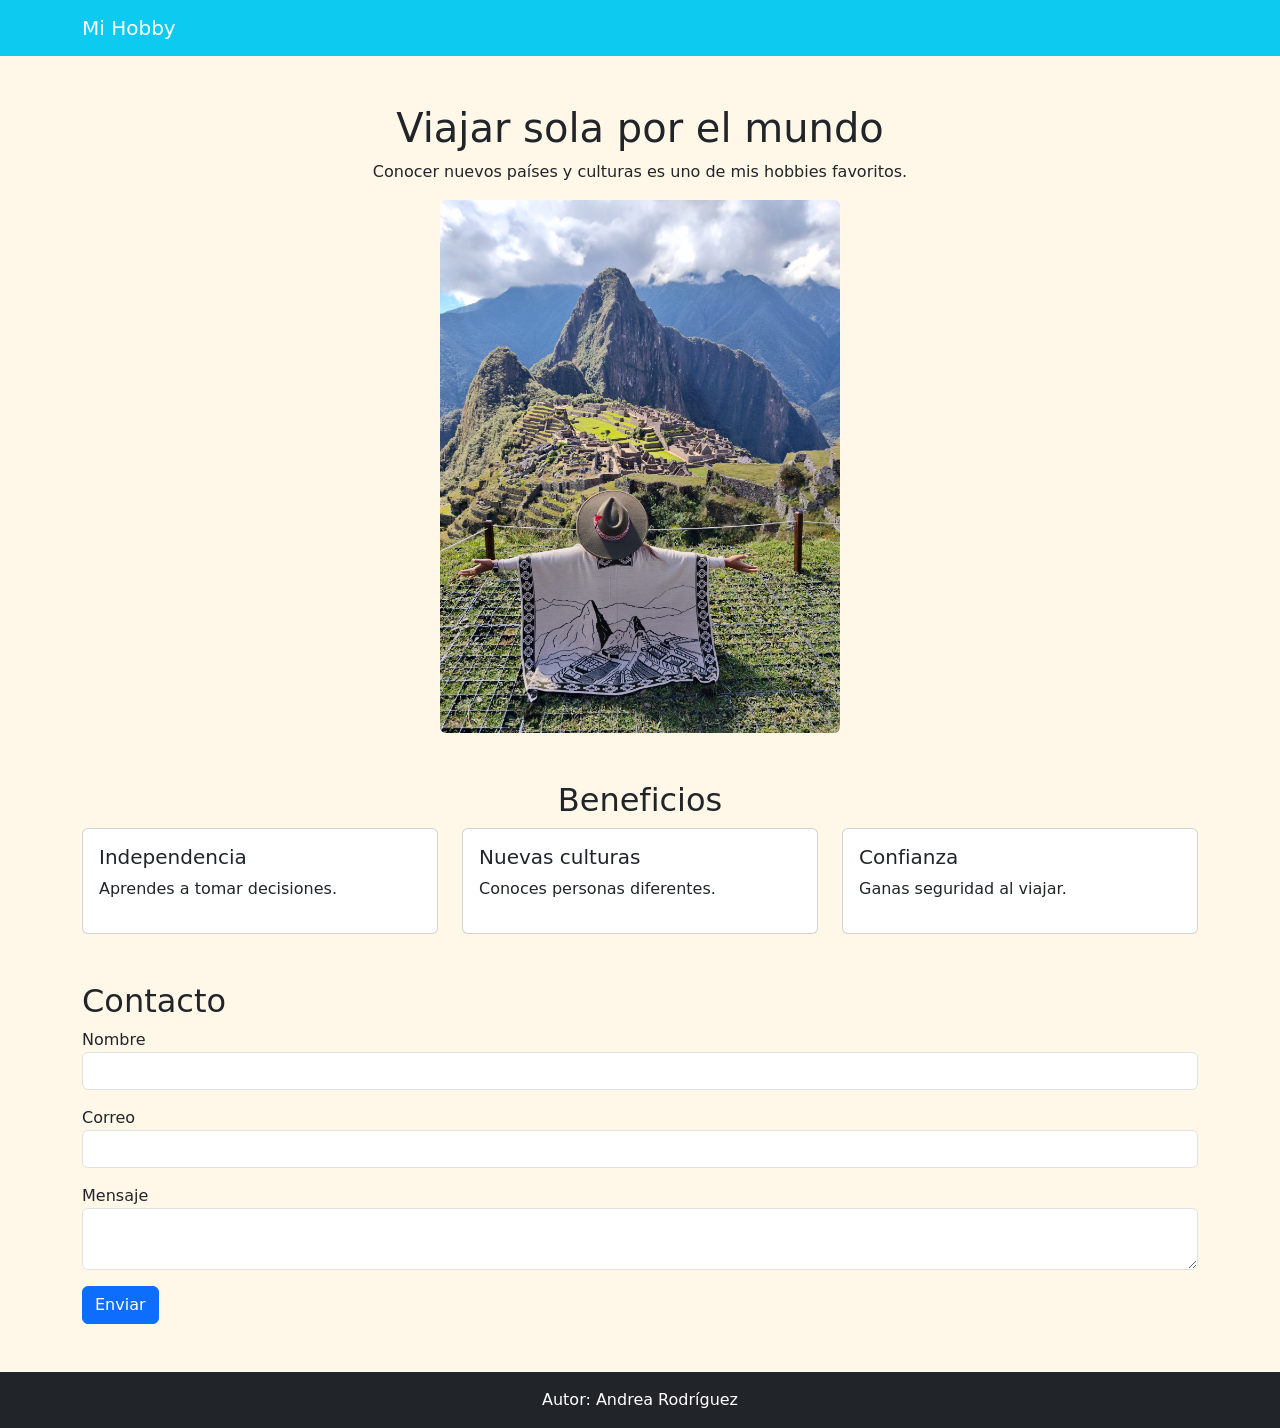
<file: Actividad 2/index.html>
<!DOCTYPE html>
<html lang="es">

<head>
    <meta charset="UTF-8">
    <meta name="viewport" content="width=device-width, initial-scale=1">

       <link href="https://cdn.jsdelivr.net/npm/bootstrap@5.3.7/dist/css/bootstrap.min.css" rel="stylesheet">
    <style>

body{
    background-color:#FFF8E8;
}

</style>
</head>

<body>
<nav class="navbar navbar-dark bg-info">

<div class="container">

<a class="navbar-brand" href="#">Mi Hobby</a>

</div>

</nav>
<div class="container text-center mt-5">

<h1>Viajar sola por el mundo</h1>

<p>
Conocer nuevos países y culturas es uno de mis hobbies favoritos.
</p>

<img src="Peru.jpg" class="img-fluid rounded" width="400">

</div>
<div class="container mt-5">

<h2 class="text-center">Beneficios</h2>

<div class="row">

<div class="col-md-4">

<div class="card">

<div class="card-body">

<h5>Independencia</h5>

<p>Aprendes a tomar decisiones.</p>

</div>

</div>

</div>

<div class="col-md-4">

<div class="card">

<div class="card-body">

<h5>Nuevas culturas</h5>

<p>Conoces personas diferentes.</p>

</div>

</div>

</div>

<div class="col-md-4">

<div class="card">

<div class="card-body">

<h5>Confianza</h5>

<p>Ganas seguridad al viajar.</p>

</div>

</div>

</div>

</div>

</div>
<div class="container mt-5">

<h2>Contacto</h2>

<form>

<div class="mb-3">

<label>Nombre</label>

<input type="text" class="form-control">

</div>

<div class="mb-3">

<label>Correo</label>

<input type="email" class="form-control">

</div>

<div class="mb-3">

<label>Mensaje</label>

<textarea class="form-control"></textarea>

</div>

<button class="btn btn-primary">

Enviar

</button>

</form>

</div>
<footer class="bg-dark text-white text-center p-3 mt-5">

Autor: Andrea Rodríguez

</footer>
</body>

</html>
</file>
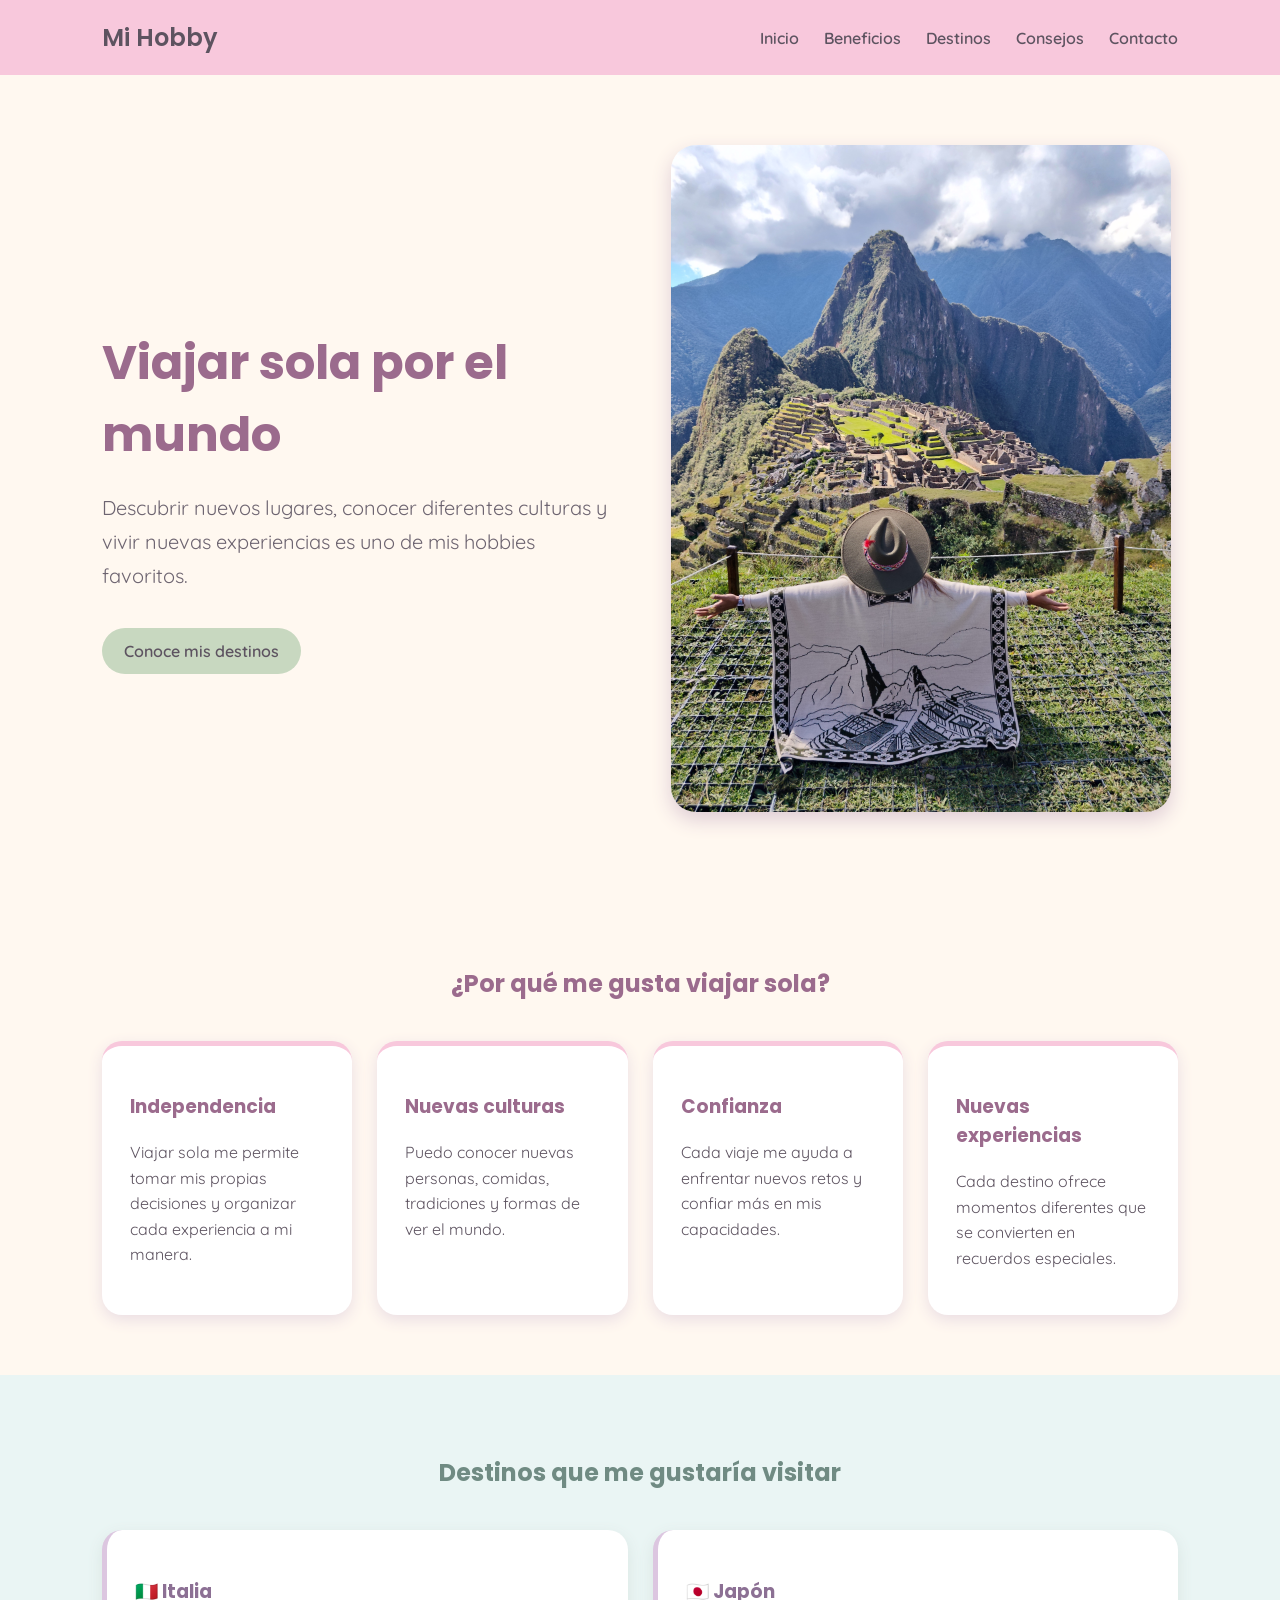
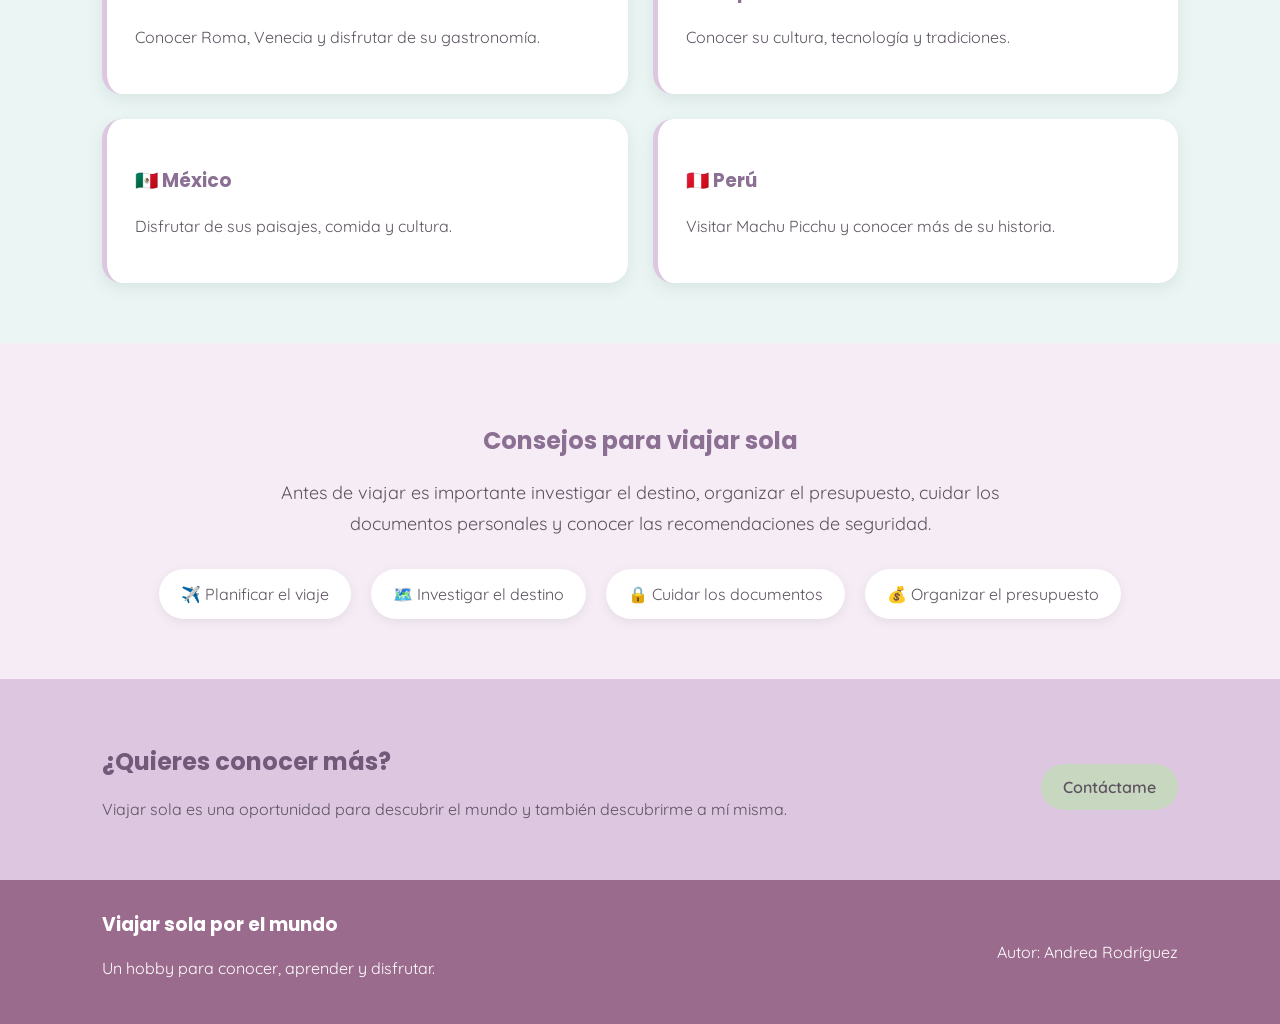
<file: Actividad 3/Index.html>
<!DOCTYPE html>
<html lang="es">

<head>
    <meta charset="UTF-8">
    <meta name="viewport" content="width=device-width, initial-scale=1.0">

    <title>Viajar sola por el mundo</title>

   <link rel="stylesheet" href="estilos.css">
</head>
<link rel="preconnect" href="https://fonts.googleapis.com">
<link rel="preconnect" href="https://fonts.gstatic.com" crossorigin>

<link href="https://fonts.googleapis.com/css2?family=Poppins:wght@400;500;600;700&family=Quicksand:wght@400;500;600&display=swap" rel="stylesheet">
<body>

    <!-- MENÚ -->
    <header class="header">

        <div class="logo">
            Mi Hobby
        </div>

        <nav class="menu">
            <a href="#inicio">Inicio</a>
            <a href="#beneficios">Beneficios</a>
            <a href="#destinos">Destinos</a>
            <a href="#consejos">Consejos</a>
            <a href="#contacto">Contacto</a>
        </nav>

    </header>


    <!-- HERO -->
    <section id="inicio" class="hero">

        <div class="hero-texto">

            <h1>Viajar sola por el mundo</h1>

            <p>
                Descubrir nuevos lugares, conocer diferentes culturas
                y vivir nuevas experiencias es uno de mis hobbies favoritos.
            </p>

            <a href="#destinos" class="boton">
                Conoce mis destinos
            </a>

        </div>

        <div class="hero-imagen">

            <img src="Peru.jpg" alt="Viaje a Perú">

        </div>

    </section>


    <!-- BENEFICIOS -->
    <section id="beneficios" class="seccion">

        <h2>¿Por qué me gusta viajar sola?</h2>

        <div class="tarjetas">

            <div class="tarjeta">
                <h3>Independencia</h3>

                <p>
                    Viajar sola me permite tomar mis propias decisiones
                    y organizar cada experiencia a mi manera.
                </p>
            </div>


            <div class="tarjeta">
                <h3>Nuevas culturas</h3>

                <p>
                    Puedo conocer nuevas personas, comidas,
                    tradiciones y formas de ver el mundo.
                </p>
            </div>


            <div class="tarjeta">
                <h3>Confianza</h3>

                <p>
                    Cada viaje me ayuda a enfrentar nuevos retos
                    y confiar más en mis capacidades.
                </p>
            </div>


            <div class="tarjeta">
                <h3>Nuevas experiencias</h3>

                <p>
                    Cada destino ofrece momentos diferentes
                    que se convierten en recuerdos especiales.
                </p>
            </div>

        </div>

    </section>


    <!-- DESTINOS -->
    <section id="destinos" class="seccion destinos">

        <h2>Destinos que me gustaría visitar</h2>

        <div class="destinos-grid">

            <div class="destino">
                <h3>🇮🇹 Italia</h3>
                <p>
                    Conocer Roma, Venecia y disfrutar de su gastronomía.
                </p>
            </div>


            <div class="destino">
                <h3>🇯🇵 Japón</h3>
                <p>
                    Conocer su cultura, tecnología y tradiciones.
                </p>
            </div>


            <div class="destino">
                <h3>🇲🇽 México</h3>
                <p>
                    Disfrutar de sus paisajes, comida y cultura.
                </p>
            </div>


            <div class="destino">
                <h3>🇵🇪 Perú</h3>
                <p>
                    Visitar Machu Picchu y conocer más de su historia.
                </p>
            </div>

        </div>

    </section>


    <!-- CONSEJOS -->
    <section id="consejos" class="consejos">

        <h2>Consejos para viajar sola</h2>

        <p>
            Antes de viajar es importante investigar el destino,
            organizar el presupuesto, cuidar los documentos personales
            y conocer las recomendaciones de seguridad.
        </p>

        <div class="lista-consejos">

            <span>✈️ Planificar el viaje</span>

            <span>🗺️ Investigar el destino</span>

            <span>🔒 Cuidar los documentos</span>

            <span>💰 Organizar el presupuesto</span>

        </div>

    </section>


    <!-- CONTACTO -->
    <section id="contacto" class="contacto">

        <div>
            <h2>¿Quieres conocer más?</h2>

            <p>
                Viajar sola es una oportunidad para descubrir
                el mundo y también descubrirme a mí misma.
            </p>
        </div>

        <div>
            <a href="mailto:viajes@email.com" class="boton">
                Contáctame
            </a>
        </div>

    </section>


    <!-- FOOTER -->
    <footer>

        <div>
            <h3>Viajar sola por el mundo</h3>
            <p>Un hobby para conocer, aprender y disfrutar.</p>
        </div>

        <div>
            <p>Autor: Andrea Rodríguez</p>
        </div>

    </footer>

</body>

</html>
</file>
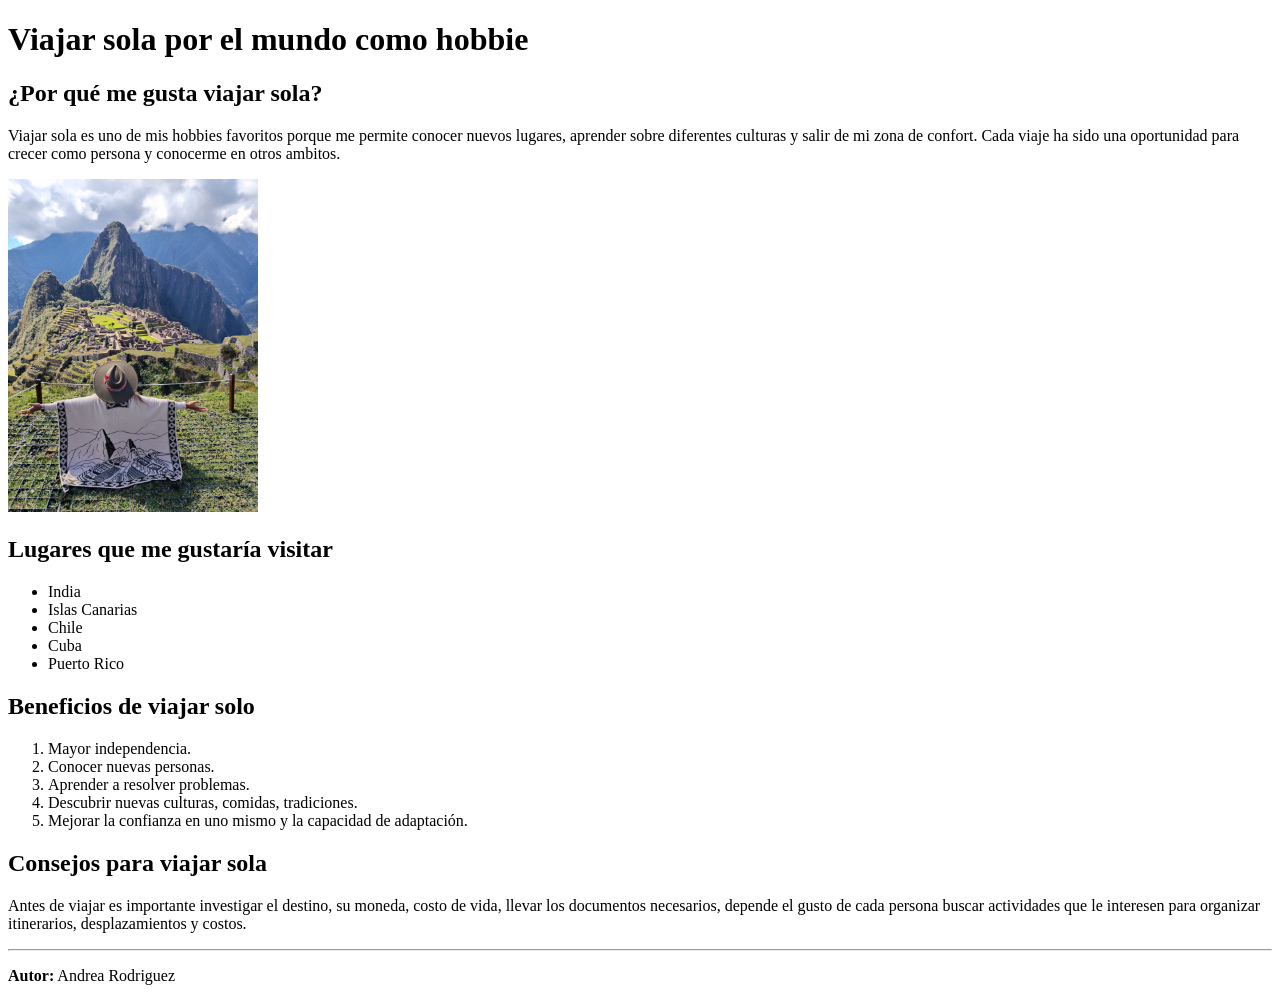
<file: Actividad 1/viajar sola.html>
<!DOCTYPE html>
<html>

<head>
    <title>Viajar sola por el mundo como hobbie</title>
</head>

<body>

    <h1>Viajar sola por el mundo como hobbie</h1>

    <h2>¿Por qué me gusta viajar sola?</h2>

    <p>
        Viajar sola es uno de mis hobbies favoritos porque me permite conocer nuevos lugares,
        aprender sobre diferentes culturas y salir de mi zona de confort. Cada viaje ha sido una
        oportunidad para crecer como persona y conocerme en otros ambitos.
    </p>

    <img src="Peru.jpg" alt="Imagen de Perú" width="250">

    <h2>Lugares que me gustaría visitar</h2>

    <ul>
        <li>India</li>
        <li>Islas Canarias</li>
        <li>Chile</li>
        <li>Cuba</li>
        <li>Puerto Rico</li>
    </ul>

    <h2>Beneficios de viajar solo</h2>

    <ol>
        <li>Mayor independencia.</li>
        <li>Conocer nuevas personas.</li>
        <li>Aprender a resolver problemas.</li>
        <li>Descubrir nuevas culturas, comidas, tradiciones.</li>
        <li>Mejorar la confianza en uno mismo y la capacidad de adaptación.</li>
    </ol>

    <h2>Consejos para viajar sola</h2>

    <p>
        Antes de viajar es importante investigar el destino, su moneda, costo de vida, llevar los documentos necesarios,
        depende el gusto de cada persona buscar actividades que le interesen para organizar itinerarios, desplazamientos y costos.
    </p>

      <hr>

    <p><b>Autor:</b> Andrea Rodriguez</p>

</body>

</html>
</file>
<file: Actividad 3/estilos.css>
/* CONFIGURACIÓN GENERAL */

* {
    box-sizing: border-box;
}

html {
    scroll-behavior: smooth;
}

body {
    margin: 0;
    font-family: "Quicksand", sans-serif;
    background-color: #FFF8F0;
    color: #5D5360;
}


/* TÍTULOS */

h1,
h2,
h3 {
    font-family: "Poppins", sans-serif;
}


/* MENÚ - FLEXBOX */

.header {
    background-color: #F8C8DC;
    color: #5D5360;

    display: flex;
    justify-content: space-between;
    align-items: center;

    padding: 20px 8%;

    box-shadow: 0 2px 8px #e8cbd6;
}

.logo {
    font-family: "Poppins", sans-serif;
    font-size: 24px;
    font-weight: 600;
}

.menu {
    display: flex;
    gap: 25px;
}

.menu a {
    color: #5D5360;
    text-decoration: none;
    font-weight: 600;
}

.menu a:hover {
    color: #9B6B8D;
}


/* HERO - FLEXBOX */

.hero {
    display: flex;
    justify-content: space-between;
    align-items: center;

    gap: 50px;

    padding: 70px 8%;

    background-color: #FFF8F0;
}

.hero-texto {
    flex: 1;
}

.hero-texto h1 {
    font-size: 48px;
    color: #9B6B8D;
    margin-bottom: 20px;
}

.hero-texto p {
    font-size: 20px;
    line-height: 1.7;
    color: #6D6470;
}

.hero-imagen {
    flex: 1;
    text-align: center;
}

.hero-imagen img {
    width: 100%;
    max-width: 500px;

    border-radius: 25px;

    box-shadow: 0 8px 20px #dfcdd5;
}


/* BOTÓN */

.boton {
    display: inline-block;

    background-color: #C8D8C0;
    color: #5D5360;

    padding: 13px 22px;

    border-radius: 25px;

    text-decoration: none;

    font-weight: 600;

    margin-top: 15px;

    transition: 0.3s;
}

.boton:hover {
    background-color: #B7C9AE;
    transform: translateY(-2px);
}


/* SECCIONES */

.seccion {
    padding: 60px 8%;
}

.seccion h2 {
    text-align: center;
    color: #9B6B8D;
    margin-bottom: 40px;
}


/* TARJETAS - CSS GRID */

.tarjetas {
    display: grid;

    grid-template-columns: repeat(4, 1fr);

    gap: 25px;
}

.tarjeta {
    background-color: #FFFFFF;

    padding: 28px;

    border-radius: 20px;

    box-shadow: 0 5px 15px #eadde3;

    border-top: 5px solid #F8C8DC;

    transition: 0.3s;
}

.tarjeta:hover {
    transform: translateY(-5px);
}

.tarjeta h3 {
    color: #9B6B8D;
}

.tarjeta p {
    line-height: 1.6;
}


/* DESTINOS - CSS GRID */

.destinos {
    background-color: #EAF5F4;
}

.destinos h2 {
    color: #708B83;
}

.destinos-grid {
    display: grid;

    grid-template-columns: repeat(2, 1fr);

    gap: 25px;
}

.destino {
    background-color: #FFFFFF;

    padding: 28px;

    border-radius: 20px;

    box-shadow: 0 5px 15px #d9e5e2;

    border-left: 5px solid #DCC6E0;
}

.destino h3 {
    color: #8C7094;
}

.destino p {
    line-height: 1.6;
}


/* CONSEJOS */

.consejos {
    padding: 60px 8%;

    text-align: center;

    background-color: #F5ECF5;
}

.consejos h2 {
    color: #8C7094;
}

.consejos p {
    max-width: 800px;

    margin: auto;

    line-height: 1.7;

    font-size: 18px;
}

.lista-consejos {
    display: flex;

    justify-content: center;

    gap: 20px;

    flex-wrap: wrap;

    margin-top: 30px;
}

.lista-consejos span {
    background-color: #FFFFFF;

    padding: 15px 22px;

    border-radius: 25px;

    box-shadow: 0 3px 10px #e5dce5;
}


/* CONTACTO - FLEXBOX */

.contacto {
    background-color: #DCC6E0;

    color: #5D5360;

    padding: 45px 8%;

    display: flex;

    justify-content: space-between;

    align-items: center;

    gap: 30px;
}

.contacto h2 {
    color: #725979;
}


/* FOOTER - FLEXBOX */

footer {
    background-color: #9B6B8D;

    color: white;

    padding: 30px 8%;

    display: flex;

    justify-content: space-between;

    align-items: center;
}

footer h3 {
    margin-top: 0;
}


/* RESPONSIVE */

@media (max-width: 768px) {

    .header {
        flex-direction: column;

        gap: 15px;
    }

    .menu {
        flex-wrap: wrap;

        justify-content: center;
    }

    .hero {
        flex-direction: column;

        text-align: center;
    }

    .hero-texto h1 {
        font-size: 36px;
    }

    .tarjetas {
        grid-template-columns: 1fr;
    }

    .destinos-grid {
        grid-template-columns: 1fr;
    }

    .contacto {
        flex-direction: column;

        text-align: center;
    }

    footer {
        flex-direction: column;

        text-align: center;
    }
}
</file>
